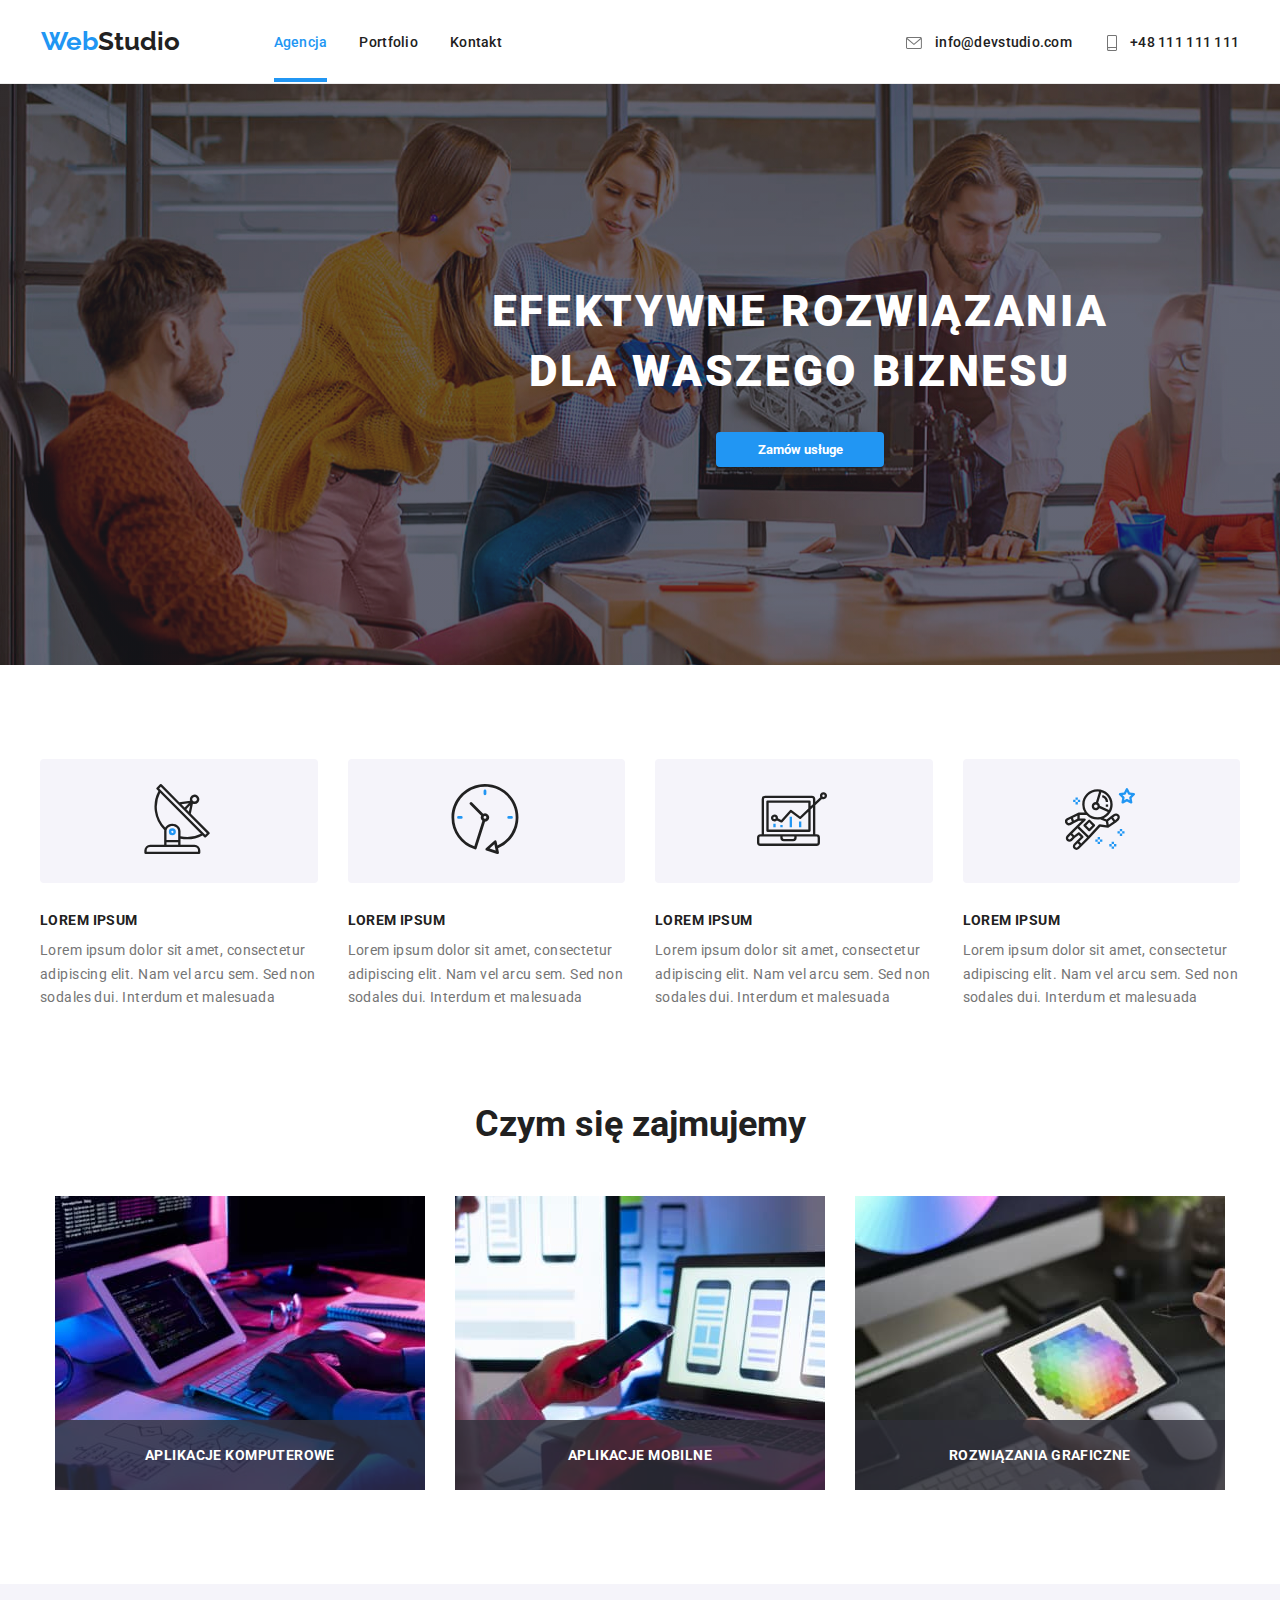
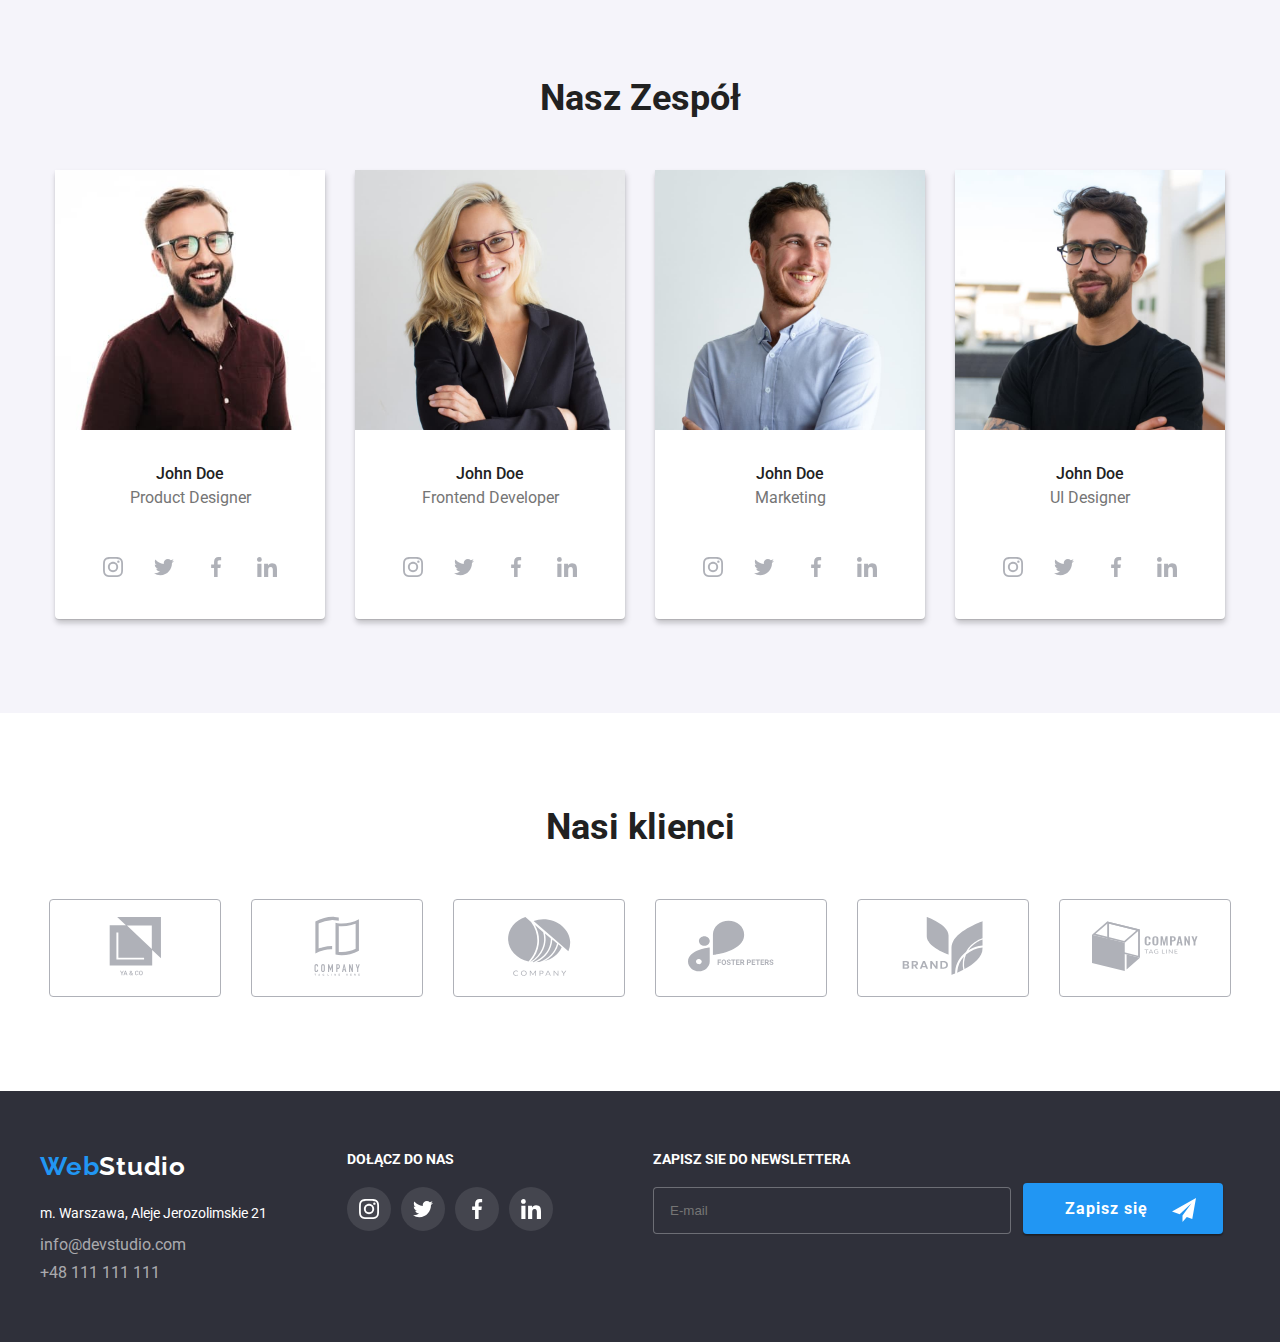
<file: index.html>
<!DOCTYPE html>
<html lang="en">
  <head>
    <meta charset="UTF-8"/>
    <meta http-equiv="X-UA-Compatible" content="IE=edge"/>
    <meta name="viewport" content="width=device-width, initial-scale=1.0"/>
    <title>Studio</title>
    <link
      rel="stylesheet"
      href="https://cdnjs.cloudflare.com/ajax/libs/modern-normalize/1.1.0/modern-normalize.min.css"
      integrity="sha512-wpPYUAdjBVSE4KJnH1VR1HeZfpl1ub8YT/NKx4PuQ5NmX2tKuGu6U/JRp5y+Y8XG2tV+wKQpNHVUX03MfMFn9Q=="
      crossorigin="anonymous"
      referrerpolicy="no-referrer"
    />
    <link rel="stylesheet" href="css/style.css"/>

    <link rel="preconnect" href="https://fonts.googleapis.com"/>
    <link rel="preconnect" href="https://fonts.gstatic.com" crossorigin/>
    <link
      href="https://fonts.googleapis.com/css2?family=Raleway:wght@700&family=Roboto:wght@400;500;700;900&display=swap"
      rel="stylesheet"/>
  </head>
  <body>

    <header>
      

      <div class="container container-flex">
        <a class="logo-main a-main" href="index.html"
          ><span class="logo-primary"> Web</span>Studio</a
        >
        <nav class="nav-main ">
          <ul class="ul-main ul-flex ">
            <li class="li-flex ">
              <a class="links active a-main " href="index.html">Agencja</a>
            </li>
            <li class="li-flex">
              <a class="links a-main" href="portfolio.html">Portfolio</a>
            </li>
            <li class="li-flex">
              <a class="links a-main" href="#">Kontakt</a>
            </li>
          </ul>
        </nav>
        <ul class="ul-main ul-flex li-contact">
          <li class="li-flex">
            
            <a
            class="links a-main header-icon"
              
              
              href="mailto:info@devstudio.com">
              <svg class="contact-icon"
              width="16" height="12">
              <use href="images/icons.svg#icon-envelope"></use>
            </svg> info@devstudio.com</a>
          
          </li>
          <li>           
            <a
              
              class="links a-main header-icon"
              href="tel:48111111111"
              >  <svg class="contact-icon"
              width="16" height="16">
              <use href="images/icons.svg#icon-smartphone"></use>
            </svg>+48 111 111 111</a
            >
          </li>
        </ul>
      </div>
    </header>
    <main>
     
      
      <!-- MAIN START-->
        <!-- MAIN BACKGROUND START-->
      <section class="section-main section">
        <div class="container flex-main">
          <h1 class="title">EFEKTYWNE ROZWIĄZANIA DLA WASZEGO BIZNESU</h1>
          <button class="button-main" type="button" data-modal-open>Zamów usługe</button>
        </div>
      </section>

      <!-- MAIN BACKGROUND END-->
      <!-- LOREM SECTION START-->
      
      <section style="padding-bottom: 0px" class="section">
        <div class="container">

          <ul class="ul-main ul-flex">

            <li class="li-main">
              <div class="lorem-icon"><svg class="atuts-icon" width="70" height="70"><use href=./images/icons.svg#icon-antenna-1></use></svg>
              </div><h3 class="h3-main">LOREM IPSUM</h3>
              <p class="p-main">
                Lorem ipsum dolor sit amet, consectetur adipiscing elit. Nam vel
                arcu sem. Sed non sodales dui. Interdum et malesuada
              </p>
  </li>
            <li class="li-main">      
           <div class="lorem-icon"><svg class="atuts-icon" width="70" height="70"><use href=./images/icons.svg#icon-clock-1></use></svg>
           </div><h3 class="h3-main">LOREM IPSUM</h3>
              <p class="p-main">
                Lorem ipsum dolor sit amet, consectetur adipiscing elit. Nam vel
                arcu sem. Sed non sodales dui. Interdum et malesuada
              </p>
            </li>

            <li class="li-main"><div class="lorem-icon"><svg class="atuts-icon" width="70" height="70"><use href=./images/icons.svg#icon-diagram-1></use></svg>
            </div>
              <h3 class="h3-main">LOREM IPSUM</h3>
              <p class="p-main">
                Lorem ipsum dolor sit amet, consectetur adipiscing elit. Nam vel
                arcu sem. Sed non sodales dui. Interdum et malesuada
              </p>
            </li><li>      
           <div class="lorem-icon">
            <svg class="atuts-icon" width="70" height="70">
              <use href=./images/icons.svg#icon-astronaut-1>
              </use>
            </svg>
           </div>
           <h3 class="h3-main">LOREM IPSUM</h3>
              <p class="p-main">
                Lorem ipsum dolor sit amet, consectetur adipiscing elit. Nam vel
                arcu sem. Sed non sodales dui. Interdum et malesuada
              </p>
            </li>
          </ul>
        </div>
      </section>

      <!-- LOREM SECTION END-->

      <!-- OUR WORK SECTION START-->
      <section class="section-about section">
        
        <div class="container flex-main">
          <h2 class="h2-main">Czym się zajmujemy</h2>
          <ul class="ul-main ul-flex">
            <li class="li-about-us">

              <div class="about-us-box">
              <img
                src="images/About_Us/box1.jpg"
                alt="Programista pisze stronę"
                width="370"
                height="294"
              />
<div>
<h3 class="about-us-text">APLIKACJE KOMPUTEROWE</h3>    </div>   </div>    </li>
            <li class="li-about-us"><div class="about-us-box">
              <img
                src="images/About_Us/box2.jpg"
                alt="Programista pisze aplikacje na telefon"
                width="370"
                height="294"
              />

<div>
  <h3 class="about-us-text">APLIKACJE MOBILNE</h3>
</div> </div>          
 </li>
            <li><div class="about-us-box">
              <img
                src="images/About_Us/box3.jpg"
                alt="Programista sprawdza grafikę na tablecie"
                width="370"
                height="294"
              />
              <div><h3 class="about-us-text">ROZWIĄZANIA GRAFICZNE</h3></div>
            </li>
          </ul>
        </div></div>
      </section>

      <!-- OUR WORK SECTION END-->
      <!-- OUR TEAM SECTION START-->
      <section class="section-team section">
        <div class="container flex-main">
          <h2 class="h2-main">Nasz Zespół</h2>
          <ul class="ul-main ul-flex li-team">
            <li >
              <figure class="figure-team">
                <img
                  src="images/Our_Team/img1.jpg"
                  width="270"
                  height=" 260"
                  alt="John Doe"

                />
                <figcaption>
                  <h3 class="h3-secondary">John Doe</h3>
                  <p class="p-description">Product Designer</p>
                </figcaption>
                <div>
                  <ul class="ul-main ul-flex ul-team">
                    <li>
                      <a class="a-team" href="#">
                        <svg class="icon-svg"  width="20px" height="20px" fill="#AFB1B8">
                          <use  href="./images/icons.svg#icon-instagram-2"></use></svg>
                      </a>
                    </li>
                    <li>
                      <a class="a-team"    href="#">
                        <svg class="icon-svg" width="20px" height="20px" fill="#AFB1B8">
                          <use href="./images/icons.svg#icon-twitter-1"></use>
                        </svg>
                      </a>
                    </li>
                    <li>
                      <a class="a-team"   href="#">
                        <svg class="icon-svg"   width="20px" height="20px" fill="#AFB1B8">
                          <use href="./images/icons.svg#icon-facebook-1"></use>
                        </svg>
                      </a>
                    </li>
                    <li>
                      <a class="a-team" href="#">
                        <svg class="icon-svg"  width="20px" height="20px" fill="#AFB1B8">
                          <use href="./images/icons.svg#icon-linkedin-1"></use>
                        </svg>
                      </a>
                    </li>
                  </ul>
                </div>

              </figure>
            </li>
            <li>
              <figure class="figure-team">
                <img
                  src="images/Our_Team/img2.jpg"
                  width="270"
                  height=" 260"
                  alt="John Doe"
                />
                <figcaption>
                  <h3 class="h3-secondary">John Doe</h3>
                  <p class="p-description">Frontend Developer</p>
                </figcaption><div>
                  <ul class="ul-main ul-flex ul-team">
                    <li>
                      <a class="a-team" href="#">
                        <svg class="icon-svg"  width="20px" height="20px" fill="#AFB1B8">
                          <use  href="./images/icons.svg#icon-instagram-2"></use></svg>
                      </a>
                    </li>
                    <li>
                      <a class="a-team"    href="#">
                        <svg class="icon-svg" width="20px" height="20px" fill="#AFB1B8">
                          <use href="./images/icons.svg#icon-twitter-1"></use>
                        </svg>
                      </a>
                    </li>
                    <li>
                      <a class="a-team"   href="#">
                        <svg class="icon-svg"   width="20px" height="20px" fill="#AFB1B8">
                          <use href="./images/icons.svg#icon-facebook-1"></use>
                        </svg>
                      </a>
                    </li>
                    <li>
                      <a class="a-team" href="#">
                        <svg class="icon-svg"  width="20px" height="20px" fill="#AFB1B8">
                          <use href="./images/icons.svg#icon-linkedin-1"></use>
                        </svg>
                      </a>
                    </li>
                  </ul>
                </div>
              </figure>
            </li>
            <li>
              <figure class="figure-team">
                <img
                  src="images/Our_Team/img3.jpg"
                  width="270"
                  height=" 260"
                  alt="John Doe"
                />
                <figcaption>
                  <h3 class="h3-secondary">John Doe</h3>
                  <p class="p-description">Marketing</p>
                </figcaption><div>
                  <ul class="ul-main ul-flex ul-team">
                    <li>
                      <a class="a-team" href="#">
                        <svg class="icon-svg"  width="20px" height="20px" fill="#AFB1B8">
                          <use  href="./images/icons.svg#icon-instagram-2"></use></svg>
                      </a>
                    </li>
                    <li>
                      <a class="a-team"    href="#">
                        <svg class="icon-svg" width="20px" height="20px" fill="#AFB1B8">
                          <use href="./images/icons.svg#icon-twitter-1"></use>
                        </svg>
                      </a>
                    </li>
                    <li>
                      <a class="a-team"   href="#">
                        <svg class="icon-svg"   width="20px" height="20px" fill="#AFB1B8">
                          <use href="./images/icons.svg#icon-facebook-1"></use>
                        </svg>
                      </a>
                    </li>
                    <li>
                      <a class="a-team" href="#">
                        <svg class="icon-svg"  width="20px" height="20px" fill="#AFB1B8">
                          <use href="./images/icons.svg#icon-linkedin-1"></use>
                        </svg>
                      </a>
                    </li>
                  </ul>
                </div>
              </figure>
            </li>
            <li >
              <figure class="figure-team">
                <img
                  src="images/Our_Team/img4.jpg"
                  width="270"
                  height=" 260"
                  alt="John Doe"
                />
                <figcaption>
                  <h3 class="h3-secondary">John Doe</h3>
                  <p class="p-description">UI Designer</p>
                  <li>
                </figcaption><div>
                  <ul class="ul-main ul-flex ul-team">
                    <li>
                      <a class="a-team" href="#">
                        <svg class="icon-svg"  width="20px" height="20px" fill="#AFB1B8">
                          <use  href="./images/icons.svg#icon-instagram-2"></use></svg>
                      </a>
                    </li>
                    <li>
                      <a class="a-team"    href="#">
                        <svg class="icon-svg" width="20px" height="20px" fill="#AFB1B8">
                          <use href="./images/icons.svg#icon-twitter-1"></use>
                        </svg>
                      </a>
                    </li>
                    <li>
                      <a class="a-team"   href="#">
                        <svg class="icon-svg"   width="20px" height="20px" fill="#AFB1B8">
                          <use href="./images/icons.svg#icon-facebook-1"></use>
                        </svg>
                      </a>
                    </li>
                    <li>
                      <a class="a-team" href="#">
                        <svg class="icon-svg"  width="20px" height="20px" fill="#AFB1B8">
                          <use href="./images/icons.svg#icon-linkedin-1"></use>
                        </svg>
                      </a>
                    </li>
                  </ul>
                </div>
      </section>
      <!-- OUR TEAM SECTION END-->

      <!-- OUR CLIENTS SECTION START-->
      <section class="section-clients section">
        
        <div class="container flex-main" >
          <h2 class="h2-main">Nasi klienci</h2>
          <ul class="ul-main ul-flex ul-client">
            
            <li class="li-clients">
              <svg  width="106" height="60" fill="#AFB1B8"><use href="./images/icons.svg#icon-group"></use></svg>
            </li>
            <li class="li-clients">
              <svg  width="106" height="60" fill="#AFB1B8"><use href="./images/icons.svg#icon-group-1"></use></svg>
            </li>
            <li class="li-clients">
              <svg  width="106" height="60" fill="#AFB1B8"><use href="./images/icons.svg#icon-group-2"></use></svg>
            </li>
            <li class="li-clients">
              <svg  width="106" height="60" fill="#AFB1B8"><use href="./images/icons.svg#icon-Group-6"></use></svg>
            </li>
            <li class="li-clients">
              <svg  width="106" height="60" fill="#AFB1B8"><use href="./images/icons.svg#icon-group-3"></use></svg>
            </li>
            <li class="li-clients">
              <svg  width="106" height="60" fill="#AFB1B8"><use href="./images/icons.svg#icon-group-4"></use></svg>
            </li>
          </ul>
          
        </div>
      </section>

      <!-- OUR CLIENTS SECTION END-->
      <!-- MAIN SECTION END-->
    </main>

    <!-- FOOTER SECTION START-->
    <footer class="footer-main">
      <div class="container  container-footer">
      <div class="div-main">
        <a class="logo-footer a-main" href="index.html"
          ><span class="logo-primary"> Web</span
          ><span class="logo-secondary-footer">Studio</span></a>
             <address>
          <ul class="ul-main">
            <li>
              <p style="margin-top: 20px">
                m. Warszawa, Aleje Jerozolimskie 21
              </p>
            </li>
            <li style="margin-top: 9px">
              <a class="a-main links-footer" href="mailto:info@devstudio.com"
                >info@devstudio.com</a
              >
            </li>
            <li style="margin-top: 9px">
              <a class="a-main links-footer" href="tel:48111111111"
                >+48 111 111 111</a
              >
            </li>
          </ul>
        </address>
      </div>
        <div class="div-secondary">
          <h3 style="margin-bottom:20px" class="title-footer"> DOŁĄCZ DO  NAS </h3>
          <ul class="ul-main ul-flex ul-footer">
            <li>
              <a class="a-footer" href="#">
                <svg width="20" height="20" class="footer-icon">
                  <use href="./images/icons.svg#icon-instagram-2"></use>
                </svg>
              </a>
            </li>
            <li>
              <a class="a-footer" href="#">
                <svg width="20" height="20"class="footer-icon">
                  <use href="./images/icons.svg#icon-twitter-1"></use>
                </svg>
              </a>
            </li>
            <li>
              <a class="a-footer" href="#">
                <svg width="20" height="20"class="footer-icon">
                  <use href="./images/icons.svg#icon-facebook-1"></use>
                </svg>
              </a>
            </li>
            <li>
              <a class="a-footer" href="#">
                <svg width="20" height="20"class="footer-icon">
                  <use href="./images/icons.svg#icon-linkedin-1"></use>
                </svg>
              </a>
            </li>
          </ul>
        </div>

        
          
            <form>
              <div class="div-third">
              <div class="div-news">
              <label for="email" class="title-footer label-news">ZAPISZ SIE DO NEWSLETTERA</label>
            <input class="input-footer" type="email" name="email"id="email" placeholder="E-mail">
            </div>
          <div class="div-button-footer">
            <button class ="button-footer" type="submit">Zapisz się <svg width="24" height="24" class="footer-icon-news">
              <use href="./images/icons.svg#icon-icon-send"></use>
            </svg></button>   </div>     </form>
        </div>
    
        <div class="overlay is-hidden" data-modal>
          <div class="modal">
          <p class="modal-title"> Zostaw swoje dane w formularzu poniżej</p>
            <form>
              <div class="field">
              <label for="name"> Imię</label>
              <input type="name" name="name" id="name"/><svg  width="18px" height="18px">
                <use  href="./images/icons.svg#icon-person-black-18dp-1
                "></use></svg>
              </div>

              <div class="field">
                <label for="phone"> Telefon</label>
                <input type="phone" name="phone" id="phone"/>
                <svg  width="18px" height="18px">
                  <use  href="./images/icons.svg#icon-phone-black-18dp-1
                  "></use></svg>
              
              </div>

                <div class="field">
              <label for="email"> Email</label>
              <input type="email" name="email" id="email"/>
              <svg  width="18px" height="18px">
                <use  href="./images/icons.svg#icon-email-black-18dp-1
                "></use></svg>
              </div>
            
                
                <div class="field">
                  <label for="comment"> Komentarz</label>
                  <textarea type="comment" name="comment" id="comment"rows='5' placeholder="Wprowadź tekst"></textarea>

                  </div>
                  

                    <label class="field-checkbox" > <input type="checkbox" name="check "/><svg  width="16px" height="15px">
                      <use  href="./images/icons.svg#icon-icon-check
                      "></use></svg>
                      Oświadczam iż akceptuję <span class="span-checkbox"> Regulamin</span> i <span class="span-checkbox">Politykę Prywatności.</span></label>
              <button type="submit">Wyślij</button>
            </form>
            <button type="button" class="close-btn" data-modal-close>X</button>
          </div>
        </div>
      
    </footer>

    <!-- FOOTER SECTION END-->
    <script src="./js/modal.js"></script>
  </body>
</html>
</file>
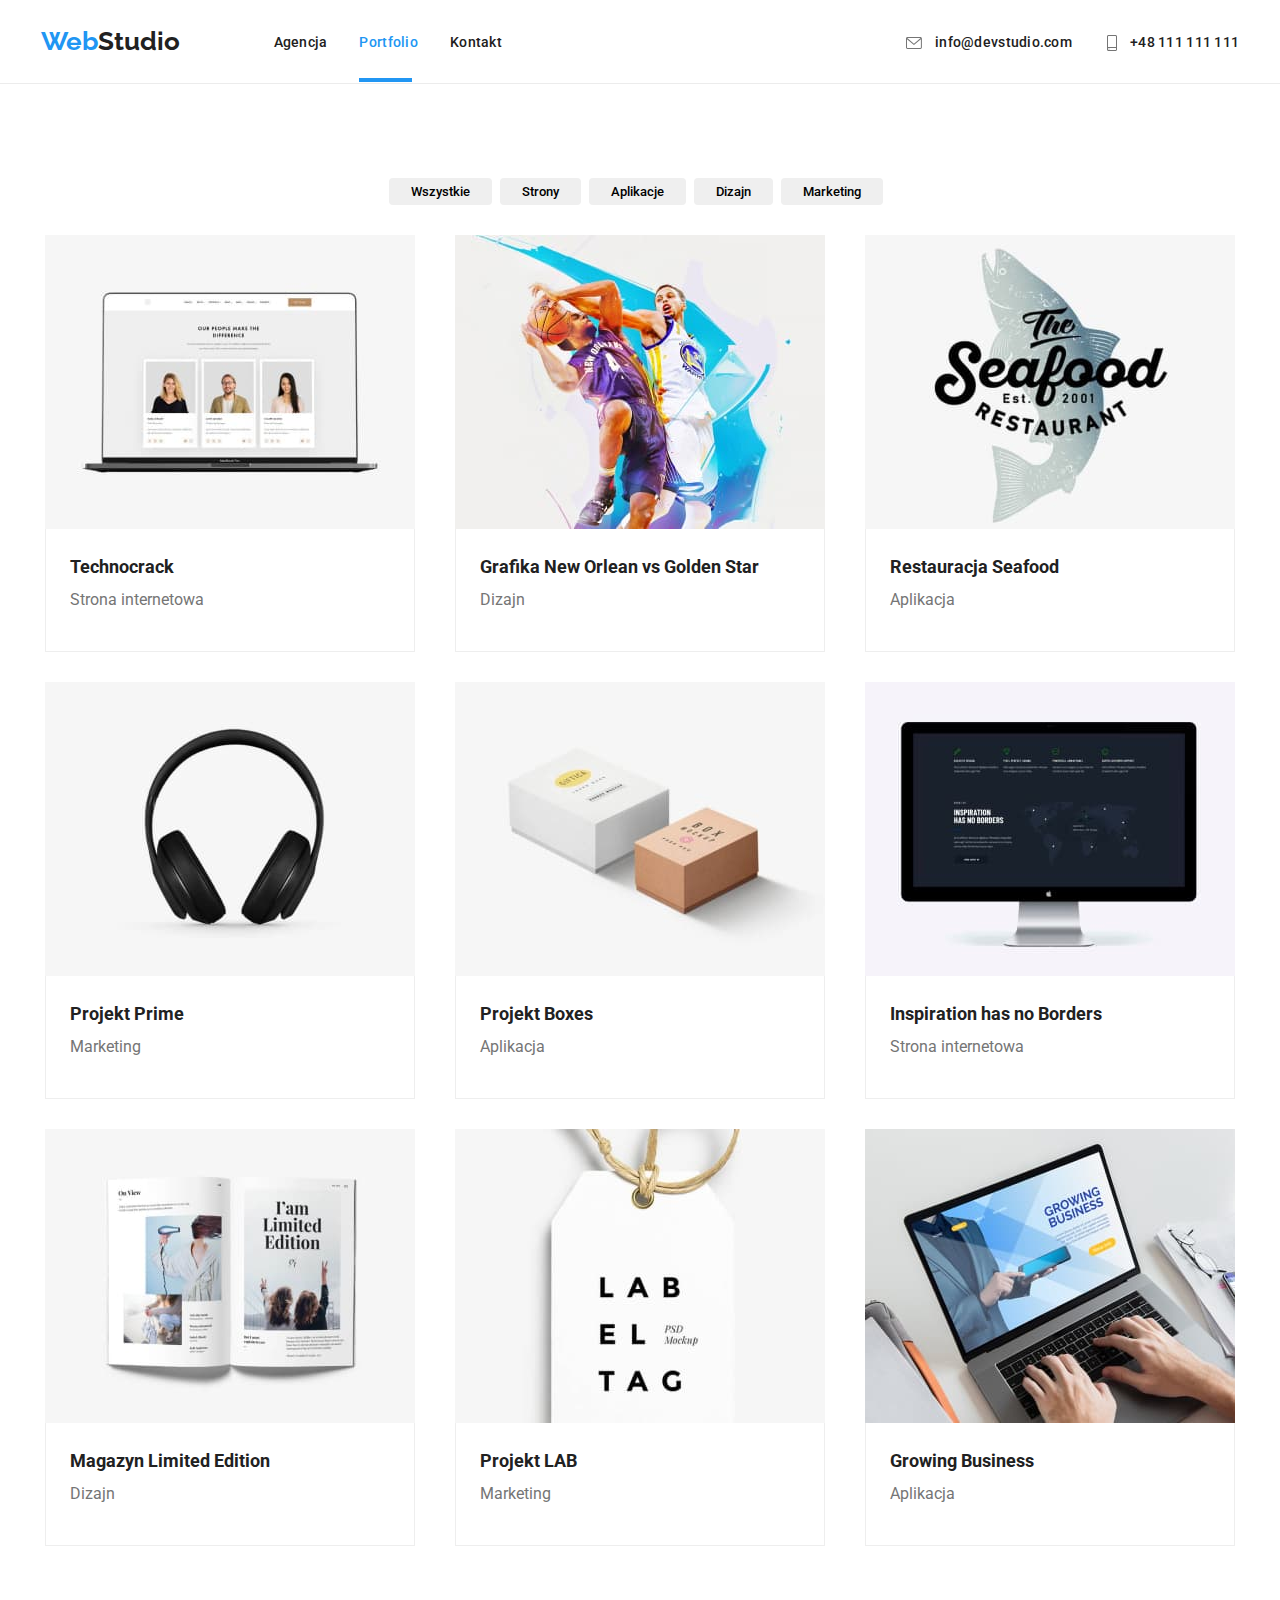
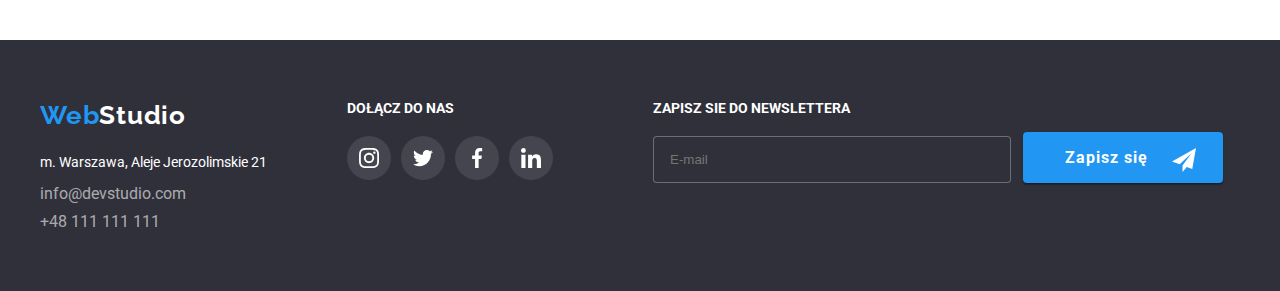
<file: portfolio.html>
<!DOCTYPE html>
<html lang="en">
  <head>
    <meta charset="UTF-8" />
    <meta http-equiv="X-UA-Compatible" content="IE=edge" />
    <meta name="viewport" content="width=device-width, initial-scale=1.0" />
    <title>Portfolio</title>
    <link
      rel="stylesheet"
      href="https://cdnjs.cloudflare.com/ajax/libs/modern-normalize/1.1.0/modern-normalize.min.css"
      integrity="sha512-wpPYUAdjBVSE4KJnH1VR1HeZfpl1ub8YT/NKx4PuQ5NmX2tKuGu6U/JRp5y+Y8XG2tV+wKQpNHVUX03MfMFn9Q=="
      crossorigin="anonymous"
      referrerpolicy="no-referrer"
    />
    <link rel="stylesheet" href="css/style.css" />
    <link rel="preconnect" href="https://fonts.googleapis.com" />
    <link rel="preconnect" href="https://fonts.gstatic.com" crossorigin />
    <link
      href="https://fonts.googleapis.com/css2?family=Raleway:wght@700&family=Roboto:wght@400;500;700;900&display=swap"
      rel="stylesheet"
    />
  </head>
  <body>
    <header>
      

      <div class="container container-flex">
        <a class="logo-main a-main" href="index.html"
          ><span class="logo-primary"> Web</span>Studio</a
        >
        <nav class="nav-main">
          <ul class="ul-main ul-flex">
            <li class="li-flex">
              <a class="links  a-main" href="index.html">Agencja</a>
            </li>
            <li class="li-flex">
              <a class="links active a-main" href="portfolio.html">Portfolio</a>
            </li>
            <li class="li-flex">
              <a class="links a-main" href="#">Kontakt</a>
            </li>
          </ul>
        </nav>
        <ul class="ul-main ul-flex li-contact">
          <li class="li-flex">
            
            <a
            class="links a-main header-icon"
              
              
              href="mailto:info@devstudio.com">
              <svg class="contact-icon"
              width="16" height="12">
              <use href="images/icons.svg#icon-envelope"></use>
            </svg> info@devstudio.com</a>
          
          </li>
          <li>           
            <a
              
              class="links a-main header-icon"
              href="tel:48111111111"
              >  <svg class="contact-icon"
              width="16" height="16">
              <use href="images/icons.svg#icon-smartphone"></use>
            </svg>+48 111 111 111</a
            >
          </li>
        </ul>
      </div>
    </header>
    <main>
      <!--Section Portfolio-->
      <section class="section">
        <div class="container container-flex">
          <ul class="ul-main ul-flex button-flex">
            <li class="li-button">
              <button class="button-portfolio" type="button">Wszystkie</button>
            </li>
            <li class="li-button">
              <button class="button-portfolio" type="button">Strony</button>
            </li>
            <li class="li-button">
              <button class="button-portfolio" type="button">Aplikacje</button>
            </li>
            <li class="li-button">
              <button class="button-portfolio" type="button">Dizajn</button>
            </li>
            <li class="li-button">
              <button class="button-portfolio" type="button">Marketing</button>
            </li>
          </ul>
        </div>
        <div class="container">
          <ul class="ul-main ul-flex portfolio-img">
            <li><div class="technocrack-div">
              <figure class="figure-portfolio">
                <div class="technocrack-container"><p class="technocrack-text">Technocrack jest popularną platformą wykorzystywaną do rozpowszechniania koronawirusa. Firmy wykorzystują tę platformę do celów szpiegowskich i ataków na niezabezpieczone serwery konkurencji</p>
                </div><img
                  class="img-portfolio"
                  src="images/portfolio/img-1.jpg"
                  alt="Strona internetowa"
                  width="370"
                  height="294"
                /></div>
                <figcaption class="figcaption-main">
                  <h3 class="h3-portfolio">Technocrack</h3>
                  <p class="p-description">Strona internetowa</p>
                </figcaption>
              </figure>
            </li>
            <li>
              <div class="technocrack-div">
              <figure class="figure-portfolio"><div class="technocrack-container"><p class="technocrack-text">Technocrack jest popularną platformą wykorzystywaną do rozpowszechniania koronawirusa. Firmy wykorzystują tę platformę do celów szpiegowskich i ataków na niezabezpieczone serwery konkurencji</p></div>
                <img
                  class="img-portfolio"
                  src="images/portfolio/img-2.jpg"
                  alt="Koszykarze"
                  width="370"
                  height="294"
                /></figure>
              </div>
                <figcaption class="figcaption-main">
                  <h3 class="h3-portfolio">
                    Grafika New Orlean vs Golden Star
                  </h3>
                  <p class="p-description">Dizajn</p>
                </figcaption>
              </figure>
            </li>
            <li><div class="technocrack-div">
              <figure class="figure-portfolio"><div class="technocrack-container"><p class="technocrack-text">Technocrack jest popularną platformą wykorzystywaną do rozpowszechniania koronawirusa. Firmy wykorzystują tę platformę do celów szpiegowskich i ataków na niezabezpieczone serwery konkurencji</p></div>
                <img
                  class="img-portfolio"
                  src="images/portfolio/img-3.jpg"
                  alt="Logo restauracji"
                  width="370"
                  height="294"
                /></div>
                <figcaption class="figcaption-main">
                  <h3 class="h3-portfolio">Restauracja Seafood</h3>
                  <p class="p-description">Aplikacja</p>
                </figcaption>
              </figure>
            </li>
            <li><div class="technocrack-div">
              <figure class="figure-portfolio"><div class="technocrack-container"><p class="technocrack-text">Technocrack jest popularną platformą wykorzystywaną do rozpowszechniania koronawirusa. Firmy wykorzystują tę platformę do celów szpiegowskich i ataków na niezabezpieczone serwery konkurencji</p></div>
                <img
                  class="img-portfolio"
                  src="images/portfolio/img-4.jpg"
                  alt="Słuchawki"
                  width="370"
                  height="294"
                /></div>
                <figcaption class="figcaption-main">
                  <h3 class="h3-portfolio">Projekt Prime</h3>
                  <p class="p-description">Marketing</p>
                </figcaption>
              </figure>
            </li>
            <li><div class="technocrack-div">
              <figure class="figure-portfolio"><div class="technocrack-container"><p class="technocrack-text">Technocrack jest popularną platformą wykorzystywaną do rozpowszechniania koronawirusa. Firmy wykorzystują tę platformę do celów szpiegowskich i ataków na niezabezpieczone serwery konkurencji</p></div>
                <img
                  class="img-portfolio"
                  src="images/portfolio/img-5.jpg"
                  alt="pudełka"
                  width="370"
                  height="294"
                /></div>
                <figcaption class="figcaption-main">
                  <h3 class="h3-portfolio">Projekt Boxes</h3>
                  <p class="p-description">Aplikacja</p>
                </figcaption>
              </figure>
            </li>
            <li><div class="technocrack-div">
              <figure class="figure-portfolio"><div class="technocrack-container"><p class="technocrack-text">Technocrack jest popularną platformą wykorzystywaną do rozpowszechniania koronawirusa. Firmy wykorzystują tę platformę do celów szpiegowskich i ataków na niezabezpieczone serwery konkurencji</p></div>
                <img
                  class="img-portfolio"
                  src="images/portfolio/img-6.jpg"
                  alt="Komputer"
                  width="370"
                  height="294"
                /></div>
                <figcaption class="figcaption-main">
                  <h3 class="h3-portfolio">Inspiration has no Borders</h3>
                  <p class="p-description">Strona internetowa</p>
                </figcaption>
              </figure>
            </li>
            <li><div class="technocrack-div">
              <figure class="figure-portfolio"><div class="technocrack-container"><p class="technocrack-text">Technocrack jest popularną platformą wykorzystywaną do rozpowszechniania koronawirusa. Firmy wykorzystują tę platformę do celów szpiegowskich i ataków na niezabezpieczone serwery konkurencji</p></div>
                <img
                  class="img-portfolio"
                  src="images/portfolio/img-7.jpg"
                  alt="Czasopismo"
                  width="370"
                  height="294"
                /></div>
                <figcaption class="figcaption-main">
                  <h3 class="h3-portfolio">Magazyn Limited Edition</h3>
                  <p class="p-description">Dizajn</p>
                </figcaption>
              </figure>
            </li>
            <li><div class="technocrack-div">
              <figure class="figure-portfolio"><div class="technocrack-container"><p class="technocrack-text">Technocrack jest popularną platformą wykorzystywaną do rozpowszechniania koronawirusa. Firmy wykorzystują tę platformę do celów szpiegowskich i ataków na niezabezpieczone serwery konkurencji</p></div>
                <img
                  class="img-portfolio"
                  src="images/portfolio/img-8.jpg"
                  alt="zawieszka"
                  width="370"
                  height="294"
                /></div>
                <figcaption class="figcaption-main">
                  <h3 class="h3-portfolio">Projekt LAB</h3>
                  <p class="p-description">Marketing</p>
                </figcaption>
              </figure>
            </li>
            <li><div class="technocrack-div">
              <figure class="figure-portfolio"><div class="technocrack-container"><p class="technocrack-text">Technocrack jest popularną platformą wykorzystywaną do rozpowszechniania koronawirusa. Firmy wykorzystują tę platformę do celów szpiegowskich i ataków na niezabezpieczone serwery konkurencji</p></div>
                <img
                  class="img-portfolio"
                  src="images/portfolio/img-9.jpg"
                  alt="komputer"
                  width="370"
                  height="294"
                /></div>
                <figcaption class="figcaption-main">
                  <h3 class="h3-portfolio">Growing Business</h3>
                  <p class="p-description">Aplikacja</p>
                </figcaption>
              </figure>
            </li>
          </ul>
        </div>
      </section>
    </main>
    <footer class="footer-main">
      <div class="container  container-footer">
      <div class="div-main">
        <a class="logo-footer a-main" href="index.html"
          ><span class="logo-primary"> Web</span
          ><span class="logo-secondary-footer">Studio</span></a>
             <address>
          <ul class="ul-main">
            <li>
              <p style="margin-top: 20px">
                m. Warszawa, Aleje Jerozolimskie 21
              </p>
            </li>
            <li style="margin-top: 9px">
              <a class="a-main links-footer" href="mailto:info@devstudio.com"
                >info@devstudio.com</a
              >
            </li>
            <li style="margin-top: 9px">
              <a class="a-main links-footer" href="tel:48111111111"
                >+48 111 111 111</a
              >
            </li>
          </ul>
        </address>
      </div>
        <div class="div-secondary">
          <h3 style="margin-bottom:20px" class="title-footer"> DOŁĄCZ DO  NAS </h3>
          <ul class="ul-main ul-flex ul-footer">
            <li>
              <a class="a-footer" href="#">
                <svg width="20" height="20" class="footer-icon">
                  <use href="./images/icons.svg#icon-instagram-2"></use>
                </svg>
              </a>
            </li>
            <li>
              <a class="a-footer" href="#">
                <svg width="20" height="20"class="footer-icon">
                  <use href="./images/icons.svg#icon-twitter-1"></use>
                </svg>
              </a>
            </li>
            <li>
              <a class="a-footer" href="#">
                <svg width="20" height="20"class="footer-icon">
                  <use href="./images/icons.svg#icon-facebook-1"></use>
                </svg>
              </a>
            </li>
            <li>
              <a class="a-footer" href="#">
                <svg width="20" height="20"class="footer-icon">
                  <use href="./images/icons.svg#icon-linkedin-1"></use>
                </svg>
              </a>
            </li>
          </ul>
        </div>

        
          
            <form><div class="div-third">
              <div class="div-news">
              <label for="email" class="title-footer label-news">ZAPISZ SIE DO NEWSLETTERA</label>
            <input class="input-footer" type="email" name="email" id="email" placeholder="E-mail">
            </div>
          <div class="div-button-footer">
            <button class ="button-footer" type="submit">Zapisz się <svg width="24" height="24" class="footer-icon-news">
              <use href="./images/icons.svg#icon-icon-send"></use>
            </svg></button>   </div>     </form>
        </div>
    
    </footer>
  </body>
</html>
</file>
<file: css/style.css>
:root {
--light-blue: #2196f3;
--black: #212121;
--white: #ffffff;
--main-background-color: #2f303a;
--grey: #757575;
--links-footer-color: rgba(255, 255, 255, 0.6);
--border-bottom-color:#ececec;
--lorem-icon-background:#F5F4FA;
--our-clients-border:#AFB1B8;
}
* {
box-sizing: border-box;
margin: 0 auto;
padding: 0;
}
body {
font-family: "Roboto", sans-serif;
font-weight: 400;
color: var(--black);
}
/* ------------------------------- INDEX START--------------------- */
.container {
width: 1200px; }

.container-flex {
display: flex;
align-items: center;
justify-content: center; }
/* ----------------------- HEADER START------------------ */
.logo-main {
font-family: "Raleway";
font-style: normal;
font-weight: 700;
font-size: 26px;
line-height: 1.19;
color: inherit;
margin-right: 93px;
}

.logo-primary {
color: var(--light-blue);}

.a-main {
text-decoration: none;}

.ul-main {
list-style-type: none;}

.nav-main {
display: flex;
padding-top: 32px;
padding-bottom: 32px;}

.li-flex {
margin-right: 32px;}

.ul-flex {
display: flex;}

.links {
font-style: normal;
font-weight: 500;
font-size: 14px;
line-height: 1.14;
letter-spacing: 0.02em;
color: inherit;
transition:color 250ms cubic-bezier(0.4, 0, 0.2, 1);}

.links:focus {
color: var(--light-blue);}
.active {
color: var(--light-blue);
position:relative;}

.active::after{
content:"";
border-bottom:solid 4px var(--light-blue);
width:53px;
color:var(--light-blue);
display: block;
position:absolute;
bottom:-32px; }

.links:hover {
color: var(--light-blue);}

.links-footer:focus {
color: var(--light-blue);}

.links-footer:hover {
color: var(--light-blue);}

.li-contact {
margin-left: 371px;}

.ul-flex {
display: flex;}

.flex-main {
display: flex;
flex-direction: column;
justify-content: center;
align-items: center;}

.header-color {
color: var(--grey);}

header {
border-bottom-width: 1px;
border-bottom-style: solid;
border-bottom-color:var(--border-bottom-color);
display: flex;}

.contact-icon {
vertical-align: middle;
fill: var(--grey);
margin-right:10px;}
    
.header-icon:hover svg,
.header-icon:focus svg{ fill:var(--light-blue);} 
/* --------------------- HEADER END------------------- */

/* ------------------------- MAIN START------------------------------ */

/* ----------- MAIN BACKGROUND  START-------- */
.title {
font-weight: 900;
font-size: 44px;
line-height: 1.36;
letter-spacing: 0.06em;
padding-left: 252px;
padding-right: 252px;
padding-top: 104px;
text-align: center;
margin-bottom: 30px;
text-transform: uppercase;}

.section-main {
display: flex;
width:1600px;
background-image:linear-gradient(#2F303A66, #2F303A66),
url('../images/Img.jpg');
  background-color: var(--main-background-color);
margin:0 auto;  
color: var(--white);}

.button-main {
cursor: pointer;
font-family: inherit;
font-weight: 700;
padding: 10px 41px 10px 42px;
margin-bottom: 104px;
left: 700px;
top: 430px;
color: var(--white);
background:var(--light-blue);
box-shadow: 0px 4px 4px rgba(0, 0, 0, 0.15);
border-radius: 4px;
border:none;}

.section {
padding-top: 94px;
padding-bottom: 94px;}
/* ----------- MAIN BACKGROUND  END-------- */

/* ----------- LOREM SECTION START-------- */

.atuts-icon{
fill:var(--black);}

.lorem-icon{
padding: 25px 102.34px;
margin-bottom: 30px;
background:var(--lorem-icon-background);
border-radius: 4px;}

.h3-main {
font-weight: 700;
font-size: 14px;
line-height: 1.14;
letter-spacing: 0.03em;
padding-bottom: 10px;}

.p-main {
font-size: 14px;
line-height: 1.71;
color: var(--grey);
letter-spacing: 0.03em;}

.li-main {margin-right: 30px;}
/* ----------- LOREM SECTION END-------- */

/* ----------- OUR WORK SECTION START-------- */
.h2-main {
font-weight: 700;
font-size: 36px;
line-height: 1.16;
padding-bottom: 50px;}

.section-about {
display: flex;}
  
.li-about-us {
margin-right: 30px;}

.about-us-text{
font-family: "Roboto";
font-style: normal;
font-weight: 700;
font-size: 14px;
line-height:1,14;
text-align: center;
letter-spacing: 0.03em;
text-transform: uppercase;
color: var(--white);
text-align: center;
background-color: #2F303ACC;
position:absolute;
padding-top:27px;
padding-bottom:27px;
width:370px;
left:0;
bottom:0}

.about-us-box{
position:relative;
display: flex;}

/* ----------- OUR WORK SECTION END-------- */


/* ----------- OUR TEAM SECTION START-------- */

.h3-secondary {
font-weight: 500;
font-size: 16px;
line-height: 1.19;
padding-top: 30px;
}

.p-description {
font-size: 16px;
line-height: 1.88;
color: var(--grey);
padding-bottom:16px;}

.ul-team {
padding-right:32px;
padding-left:32px;
padding-bottom:30px;
padding-top:16px;}

.section-team {
display: flex;
background:var(--lorem-icon-background);}
  
.figure-team {
background: var(--white);
box-shadow: 0px 1px 1px rgba(0, 0, 0, 0.12), 0px 4px 4px rgba(0, 0, 0, 0.06),
1px 4px 6px rgba(0, 0, 0, 0.16); 
border-radius: 0px 0px 4px 4px;
text-align: center;}

.li-team {gap:30px;}

.a-team:hover svg{ 
fill: var(--white);}
  
.a-team{padding:12px;
display:flex;
justify-content: center;
align-items: center;
outline:none;}

.a-team:hover, .a-team:focus{
background-color:var(--light-blue);
border-radius:50%;
transition:background-color 250ms cubic-bezier(0.4, 0, 0.2, 1);}

.a-team:focus svg{
fill:var(--white);}

.icon-svg:focus{ 
fill: var(--white);}

.container-team{margin-bottom:32px;}

/* ----------- OUR TEAM SECTION END-------- */

/* ----------- OUR CLIENTS SECTION START-------- */

.li-clients:hover,
.li-clients:focus{border-color: var(--light-blue);
transition:border-color 250ms cubic-bezier(0.4, 0, 0.2, 1);
cursor:pointer;}

.li-clients:hover svg,
.li-clients:focus svg{
fill:var(--light-blue);
transition:fill 250ms cubic-bezier(0.4, 0, 0.2, 1);}

.li-clients{
border: 1px solid var(--our-clients-border);
border-radius: 4px;
padding:16px 32px;
transition: color 250ms cubic-bezier(0.4, 0, 0.2, 1);}

.ul-client{gap:30px;}

/* ----------- OUR CLIENTS SECTION END-------- */


/* -------------------------------- MAIN END-------------------------------------------- */


/* ----------- FOOTER SECTION START-------- */


.logo-footer {
font-family: "Raleway";
font-style: normal;
font-weight: 700;
font-size: 26px;
line-height: 1.19;
margin-bottom: 20px;
letter-spacing: 0.03em;}

.links-footer {
color: var(--links-footer-color);
font-style: normal;
transition:color 250ms cubic-bezier(0.4, 0, 0.2, 1);}

address > ul > li > p {
color: var(--white);
font-size: 14px;
line-height: 1.71;
font-style: normal;}

.footer-main {
background-color: var(--main-background-color);
color: var(--white);
padding-top: 60px;
padding-bottom: 60px;}

.footer-icon{
fill: var(--white);
transition: color 250ms cubic-bezier(0.4, 0, 0.2, 1);}
  
.container-footer{
display: flex;}
.div-main{
margin:0;
}
.div-secondary{
margin-left:80px;
margin-right:100px;}

.logo-primary {
font-family: "Raleway";
font-style: normal;
font-weight: 700;
font-size: 26px;
line-height: 1.19;
color: var(--light-blue);
}
.logo-secondary-footer {
font-family: "Raleway";
font-style: normal;
font-weight: 700;
font-size: 26px;
line-height: 1.19;
color: var(--white);}

.a-footer{
padding:12px;
border-radius: 50%;
background-color: rgba(255, 255, 255, 0.1);
display:flex;
justify-content: center;
align-items: center;
transition: color 250ms cubic-bezier(0.4, 0, 0.2, 1);
outline:none;}
  
.a-footer:hover,
.a-footer:focus{
background-color:var(--light-blue);
transition:background-color 250ms cubic-bezier(0.4, 0, 0.2, 1);}

.ul-footer{gap:10px;}

.input-footer{
padding-left:16px;
padding-top: 15px;
padding-bottom:15px;
width: 358px;
background-color: #2F303A;
border-radius:4px;
border: 1px solid  rgba(255, 255, 255, 0.3);}

.title-footer{
font-style:Bold;
font-size:14px;
font-weight: 700;
line-height:1,14;
letter-spacing:3%;}
  
.label-news{
margin-bottom:20px;
margin-left:0px;}
  
.button-footer{
background-color:var(--light-blue);
font-family:'Roboto';
font-weight: 700;
font-size: 16px;
line-height: 1,875;
letter-spacing: 0.06em;
color:var(--white);
text-align: start;
padding-left:42px;
padding-top:16px;
padding-bottom:16px;
padding-right:24px;
border-radius:4px;
border:none;
width:200px;
position:relative;}

.footer-icon-news{
fill: var(--white);
margin-left:24px;
position: absolute;
top:30%; }

.div-news{display: flex;
flex-direction: column;}

form{margin:0;}

.div-third{
display:flex;
align-items:flex-end;
gap:12px;}




/* -------------------------------- PORTFOLIO START-------------------------------------------- */

.button-portfolio:hover {
background-color: var(--light-blue);
color: var(--white);
box-shadow: 0px 1px 1px rgba(0, 0, 0, 0.12), 0px 4px 4px rgba(0, 0, 0, 0.06),
1px 4px 6px rgba(0, 0, 0, 0.16);  
}
.button-portfolio:focus {
background-color: var(--light-blue);
color: var(--white);
box-shadow:  0px 1px 1px rgba(0, 0, 0, 0.12), 0px 4px 4px rgba(0, 0, 0, 0.06),
1px 4px 6px rgba(0, 0, 0, 0.16);
border:none;
}

.button-portfolio {
cursor: pointer;
font-family: inherit;
font-weight: 500;
padding: 6px 22px;
border-radius: 4px;
margin-bottom: 30px;
transition:color 250ms cubic-bezier(0.4, 0, 0.2, 1);
transition:box-shadow 250ms cubic-bezier(0.4, 0, 0.2, 1);
border: none;
}
.figcaption-main {
border-bottom: solid 1px #eeeeee;
border-left: solid 1px #eeeeee;
border-right: solid 1px #eeeeee;
padding-left: 24px;
align-content: center;
padding-bottom: 20px;
padding-top: 20px;
}
.img-portfolio {
vertical-align: bottom;
}

.li-button {
margin-right: 8px;
}
.button-flex {
justify-content: center;
}
.portfolio-img {
flex-wrap: wrap;
gap: 30px;
}
.social-icons-container{
Padding-left:30px;
padding-right:30px;
padding-top:16px;
padding-bottom:32px;}

.social-content{
align-items: center;
}
.figure-portfolio{transition:box-shadow 250ms cubic-bezier(0.4, 0, 0.2, 1);
position:relative;
}
.portfolio-img>li:hover{
box-shadow:  0px 1px 1px rgba(0, 0, 0, 0.12), 0px 4px 4px rgba(0, 0, 0, 0.06),
1px 4px 6px rgba(0, 0, 0, 0.16);
}

.figure-portfolio:hover .technocrack-container {
opacity:1; 
transform: scale(1);
transform: translateY(0);  
}
.social.icons-team{border-radius: 50%;
}


.h3-portfolio {
font-weight: 700;
font-size: 18px;
line-height: 2;}

.technocrack-container{
position:absolute;
opacity: 0; 
transform:scale(0);
transform: translatey(100%);
transition: transform 250ms ease;
top:0;
left:0;}
  
.technocrack-text{font-family: "Roboto";
font-style: normal;
font-weight: 400;
font-size: 18px;line-height: 1.55;
letter-spacing: 0.03;
background-color: rgba(33, 150, 243, 0.9);
color: var(--white);
padding-left:24px;
padding-top:49px;
padding-bottom:49px;
padding-right:45px;
}
.technocrack-div{
overflow:hidden;}
  

/* -------------------------------- MODAL START-------------------------------------------- */

.is-hidden{opacity: 0;
visibility: hidden;
pointer-events: none;
transform:scale(0);
}
.close-btn{position: absolute;
top:8px;
right:8px;
width:30px;
height:30px;
background-color: #fff;
border:1px solid rgba(0,0,0,0.1);
border-radius: 50%;
cursor:pointer;
}
.overlay{
display:flex;
position:absolute;
top:0;
left:0;
width:100%;
height:100%;
background-color:#00000033;
justify-content: center;
align-items: center;  
}

.modal
{width:530px;
height: 580px;
position: relative;
background: #fff;
transform: scale(1);
transition:transform 250ms linear;
color:var(--black);
}
.overlay.is-hidden .modal {
transform: scale(0);}



.modal-title{
font-family: "Roboto";
font-style: Bold;
font-weight:700;
font-size: 20px;
line-height: 1,15;
letter-spacing:3%;
margin-top:0 auto;
text-align: center;
margin-top:40px;
margin-bottom:12px;

}
.field{
margin-bottom:10px;
display: flex;
flex-direction:column;
margin-right:40px;
margin-left:40px;
  

}
.field input{
border-radius:4px;
border: 1px solid rgba(33, 33, 33, 0.2);
position: relative;
height:40px;
padding-left:40px;
outline: none;
}

.field textarea{
padding:12px 16px;
margin-bottom :20px;
border-radius:4px;
border: 1px solid rgba(33, 33, 33, 0.2);
outline:none;}

.field textarea:hover,
.field textarea:focus{border-color:var(--light-blue);
transition:border-color 250ms cubic-bezier(0.4, 0, 0.2, 1);}

.field label{
margin-left:0;
font-family: "Roboto";
font-size:12px;
line-height: 1,16;
letter-spacing: 1%;
color: var(--grey);
margin-bottom:4px;
}
.field svg{
position: absolute;
transform:translateY(100%);
z-index: 1;
margin-left:12px;
margin-top:11px;
 
}
.field input:hover{
border-color: var(--light-blue);
transition: border-color 250ms cubic-bezier(0.4, 0, 0.2, 1);}


.field:hover svg{
fill:var(--light-blue);
transition: fill 250ms cubic-bezier(0.4, 0, 0.2, 1); 
}

.field input:focus{
border-color: var(--light-blue);
transition: border-color 250ms cubic-bezier(0.4, 0, 0.2, 1);}

.field input:focus + svg{
fill:var(--light-blue);
transition: fill 250ms cubic-bezier(0.4, 0, 0.2, 1); 
}

.field-checkbox{
font-family: "Roboto";
font-weight: 400;
font-size: 14px;
line-height: 1,71;
letter-spacing: 0.03em;
color:var(--grey);
margin-left:54px;
position:relative;
display: flex;
align-items: center;
}
  
.span-checkbox{
color:var(--light-blue);
text-decoration: underline;
margin:3px; 
}
.field-checkbox input[type='checkbox']{
appearance: none;
border: 2px solid var(--black);
border-radius:2px;
width:16px;
height:15px;
margin:0;
background:#fff;
margin-right:8px;  
}
.field-checkbox svg{
position:absolute;
opacity: 0;  
}
.field-checkbox input[type='checkbox']:checked + svg {
opacity: 1;
transition:opacity 250ms cubic-bezier(0.4, 0, 0.2, 1);}

form button{
background-color: var(--light-blue);
color:var(--white);
border:none;
border-radius:4px;
padding:10px 76px;
margin:0 auto;
display:block;
margin-top:30px;
font-family: 'Roboto';
font-weight: 700;
font-size: 16px;
line-height: 1,875;
letter-spacing: 0.06em;
box-shadow: 0px 1px 3px rgba(0, 0, 0, 0.12), 0px 1px 1px rgba(0, 0, 0, 0.14), 0px 2px 1px rgba(0, 0, 0, 0.2);
}
/* -------------------------------- MODAL END-------------------------------------------- */
</file>
